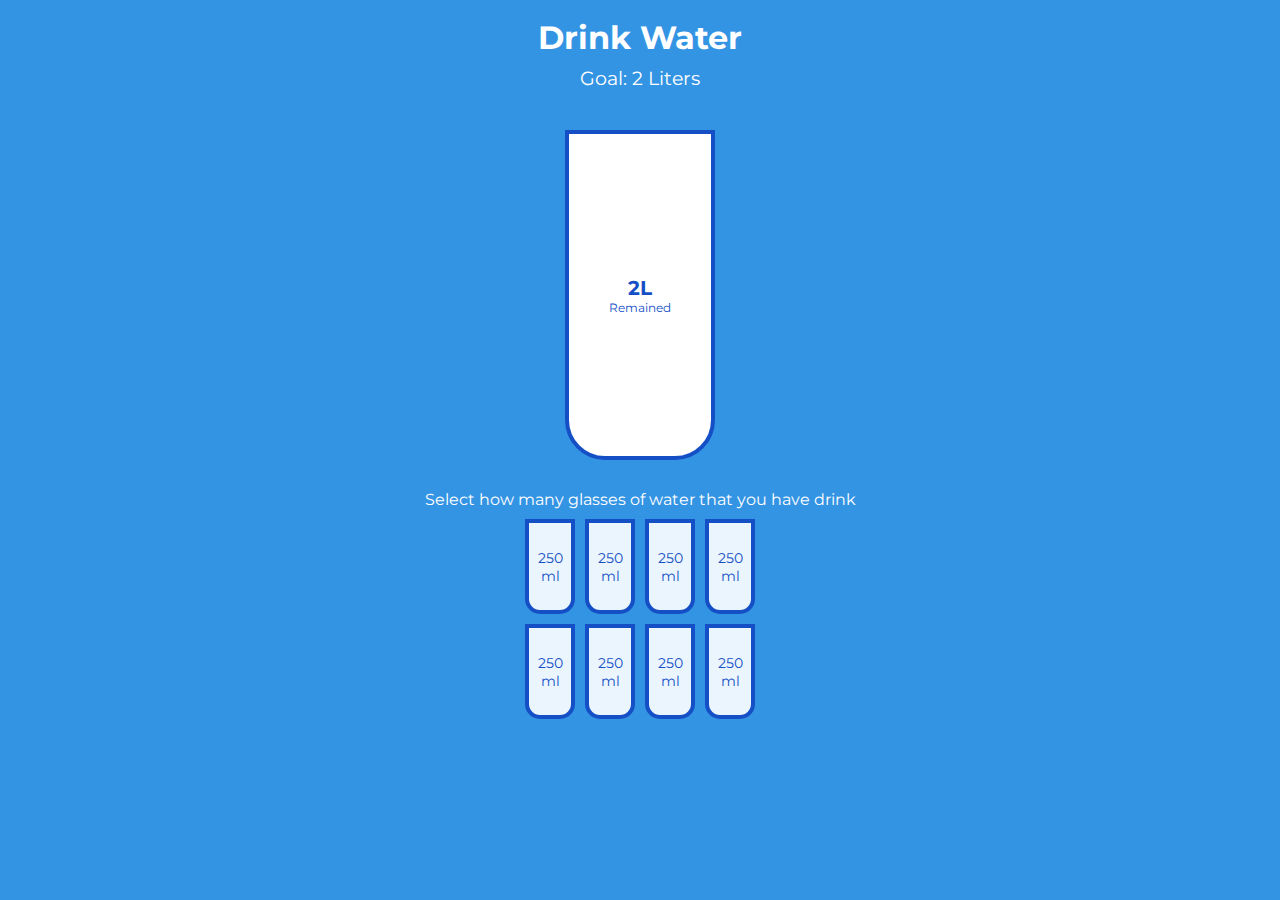
<file: drink-water/index.html>
<!DOCTYPE html>
<html lang="en">
<head>
    <meta charset="UTF-8">
    <meta name="viewport" content="width=device-width, initial-scale=1.0">
    <link rel="stylesheet" href="style.css"/>
    <title>Drink Water</title>
</head>
<body>
    <h1>Drink Water</h1>
    <h3>Goal: 2 Liters</h3>
    <div class="cup">
        <div class="remained" id="remained">
            <span id="liters"></span>
            <small>Remained</small>
        </div>
        <div class="percentage" id="percentage"></div>
    </div>

    <p class="text">Select how many glasses of water that you have drink</p>
    <div class="cups">
        <div class="cup cup-small">250 ml</div>
        <div class="cup cup-small">250 ml</div>
        <div class="cup cup-small">250 ml</div>
        <div class="cup cup-small">250 ml</div>
        <div class="cup cup-small">250 ml</div>
        <div class="cup cup-small">250 ml</div>
        <div class="cup cup-small">250 ml</div>
        <div class="cup cup-small">250 ml</div>
    </div>
    <script src="script.js"></script>
</body>
</html>
</file>
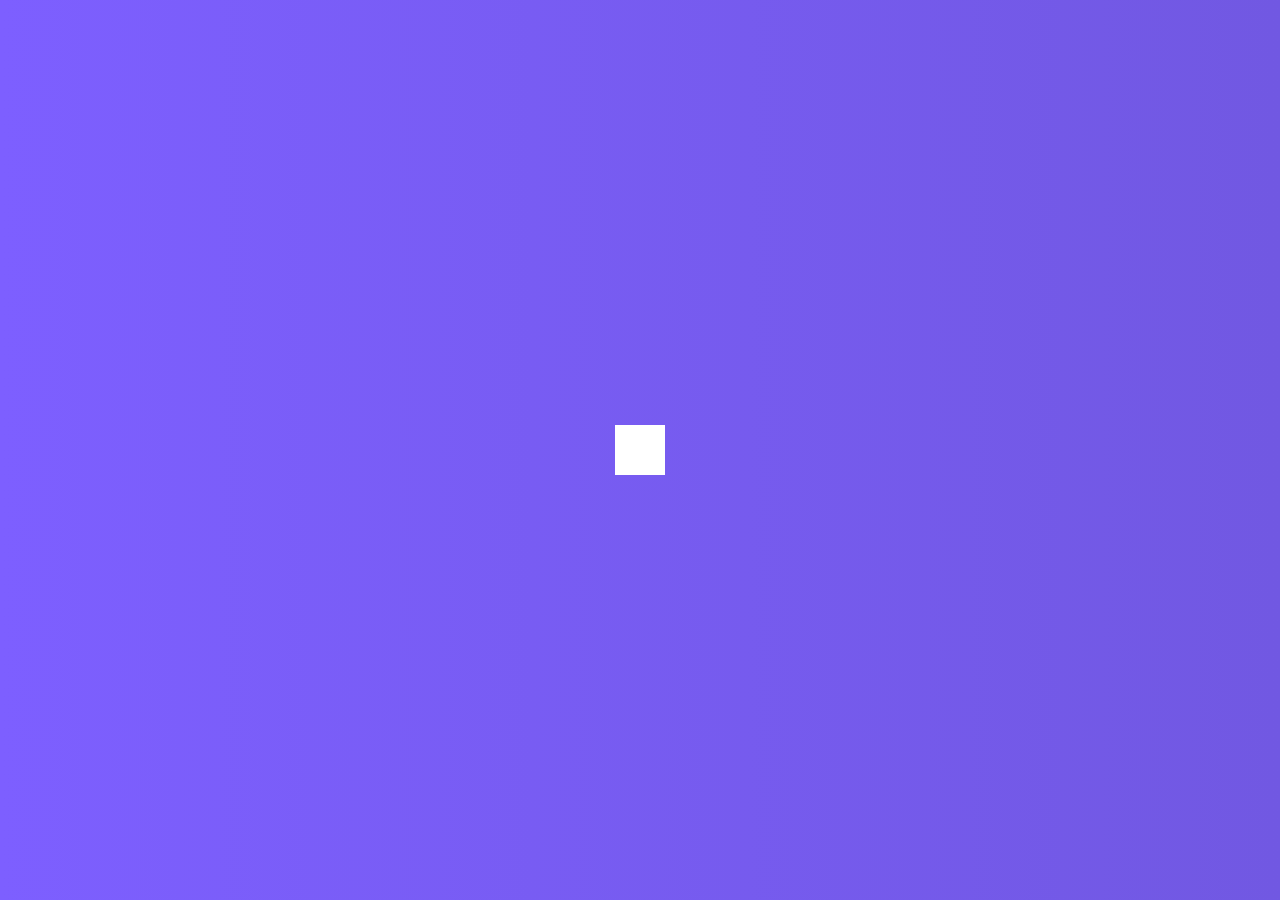
<file: hidden-search-widget/index.html>
<!DOCTYPE html>
<html lang="en">
<head>
    <meta charset="UTF-8">
    <meta name="viewport" content="width=device-width, initial-scale=1.0">
    <link rel="stylesheet" href="https://cdnjs.cloudflare.com/ajax/libs/font-awesome/5.14.0/css/all.min.css" integrity="sha512-1PKOgIY59xJ8Co8+NE6FZ+LOAZKjy+KY8iq0G4B3CyeY6wYHN3yt9PW0XpSriVlkMXe40PTKnXrLnZ9+fkDaog==" crossorigin="anonymous" />
    <link rel="stylesheet" href="style.css"/>
    <title>Hidden Search Widget</title>
</head>
<body>
    <div class="search">
        <input type="text" class="input" placeholder="Search..."/>
        <button class="btn">
            <i class="fas fa-search"></i>
        </button>
    </div>
    <script src="script.js"></script>
</body>
</html>
</file>
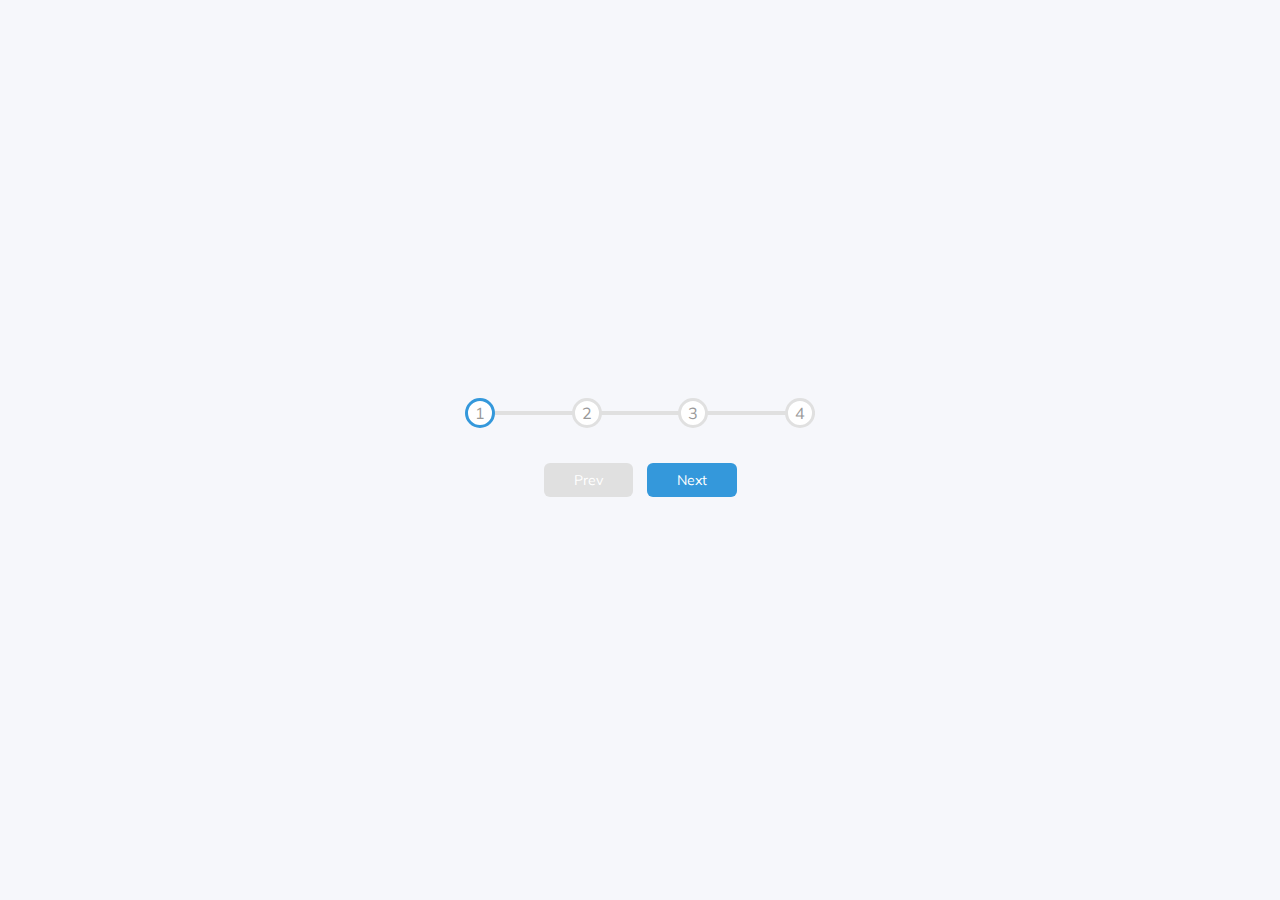
<file: progress-steps/index.html>
<!DOCTYPE html>
<html lang="en">
<head>
    <meta charset="UTF-8">
    <meta name="viewport" content="width=device-width, initial-scale=1.0">
    <link rel="stylesheet" href="style.css"/>
    <title>Progress Steps</title>
</head>
<body>
    <div class="container">
        <div class="progress-container">
            <div class="progress" id="progress"></div>
            <div class="circle active">1</div>
            <div class="circle">2</div>
            <div class="circle">3</div>
            <div class="circle">4</div>
        </div>
        <button class="btn" id="prev" disabled>Prev</button>
        <button class="btn" id="next">Next</button>
    </div>
    <script src="script.js"></script>
</body>
</html>
</file>
<file: drink-water/style.css>
@import url('https://fonts.googleapis.com/css?family=Montserrat:400,600&display=swap');

:root {
  --border-color: #144fc6;
  --fill-color: #6ab3f8;
}

* {
  box-sizing: border-box;
}

body {
  background-color: #3494e4;
  color: #fff;
  font-family: 'Montserrat', sans-serif;
  display: flex;
  flex-direction: column;
  align-items: center;
  margin-bottom: 40px;
}

h1 {
    margin: 10px 0 0;
}

h3 {
    font-weight: 400;
    margin: 10px 0;
}

.cup {
    background-color: #fff;
    border: 4px solid var(--border-color);
    color: var(--border-color);
    border-radius: 0 0 40px 40px;
    height: 330px;
    width: 150px;
    margin: 30px 0;
    display: flex;
    flex-direction: column;
    overflow: hidden;
}

.cup.cup-small {
    width: 50px;
    height: 95px;
    border-radius: 0 0 15px 15px;
    background-color: rgba(255, 255, 255, 0.9);
    cursor: pointer;
    font-size: 14px;
    align-items: center;
    justify-content: center;
    text-align: center;
    margin: 5px;
    transition: 0.3s ease;
}

.cup.cup-small.full {
    background-color: var(--fill-color);
    color: #fff;
}

.cups {
    display: flex;
    flex-wrap: wrap;
    align-items: center;
    justify-content: center;
    width: 280px;
}

.remained {
    display: flex;
    align-items: center;
    justify-content: center;
    text-align: center;
    flex-direction: column;
    flex: 1;
    transition: 0.3s ease;
}

.remained span {
    font-size: 20px;
    font-weight: bold;
}

.remained small {
    font-size: 12px;
}

.percentage {
    background-color: var(--fill-color);
    font-size: 30px;
    display: flex;
    align-items: center;
    font-weight: bold;
    height: 0;
    justify-content: center;
    transition: 0.3s ease;
}

.text {
    text-align: center;
    margin: 0 0 5px;
}
</file>
<file: hidden-search-widget/style.css>
@import url('https://fonts.googleapis.com/css?family=Muli&display=swap');

* {
    box-sizing: border-box;
}

body {
    background-image: linear-gradient(90deg, #7d5fff, #7158e2);
    font-family: 'Muli', sans-serif;
    display: flex;
    align-items: center;
    justify-content: center;
    height: 100vh;
    overflow: hidden;
    margin: 0;
}

.search {
    position: relative;
    height: 50px;
}

.search .input {
    background-color: white;
    border: 0;
    font-size: 18px;
    padding: 15px;
    height: 50px;
    width: 50px;
    transition: width 0.3s ease;
}

.btn {
    background-color: #fff;
    border: 0;
    cursor: pointer;
    font-size: 24px;
    position: absolute;
    top: 0;
    left: 0;
    height: 50px;
    width: 50px;
    transition: transform 0.3s ease;
}

.btn:focus, input:focus {
    outline: none;
}

.search.active .input {
    width: 200px;
}

.search.active .btn {
    transform: translateX(198px);
}
</file>
<file: progress-steps/style.css>
@import url('https://fonts.googleapis.com/css?family=Muli&display=swap');

:root {
    --line-border-fill: #3498db;
    --line-border-empty: #e0e0e0
}

* {
    box-sizing: border-box;
}

body {
    background-color: #f6f7fb;
    font-family: 'Muli', sans-serif;
    display: flex;
    flex-direction: column;
    align-items: center;
    justify-content: center;
    height: 100vh;
    overflow: hidden;
    margin: 0;
}

.container {
    text-align: center;
}

.progress-container {
    display: flex;
    justify-content: space-between;
    position: relative;
    margin-bottom: 30px;
    max-width: 100%;
    width: 350px;
}

.progress-container::before {
    content: '';
    background-color: var(--line-border-empty);
    position: absolute;
    top: 50%;
    transform: translateY(-50%);
    left: 0;
    height: 4px;
    width: 100%;
    z-index: -1;
}

.progress {
    background-color: var(--line-border-fill);
    position: absolute;
    top: 50%;
    transform: translateY(-50%);
    left: 0;
    height: 4px;
    width: 0%;
    z-index: -1;
    transition: .4s ease;
}

.circle {
    background-color: white;
    color: #999;
    border-radius: 50%;
    height: 30px;
    width: 30px;
    display: flex;
    align-items: center;
    justify-content: center;
    border: 3px solid var(--line-border-empty);
    transition: .4s ease;
}

.circle.active {
    border-color: var(--line-border-fill);
}

.btn {
    background-color: var(--line-border-fill);
    color: white;
    border: 0;
    border-radius: 6px;
    cursor: pointer;
    font-family: inherit;
    padding: 8px 30px;
    margin: 5px;
    font-size: 14px;
}

.btn:active {
    transform: scale(0.98);
}

.btn:focus {
    outline: 0;
}

.btn:disabled {
    background-color: var(--line-border-empty);
    cursor: not-allowed;
}
</file>
